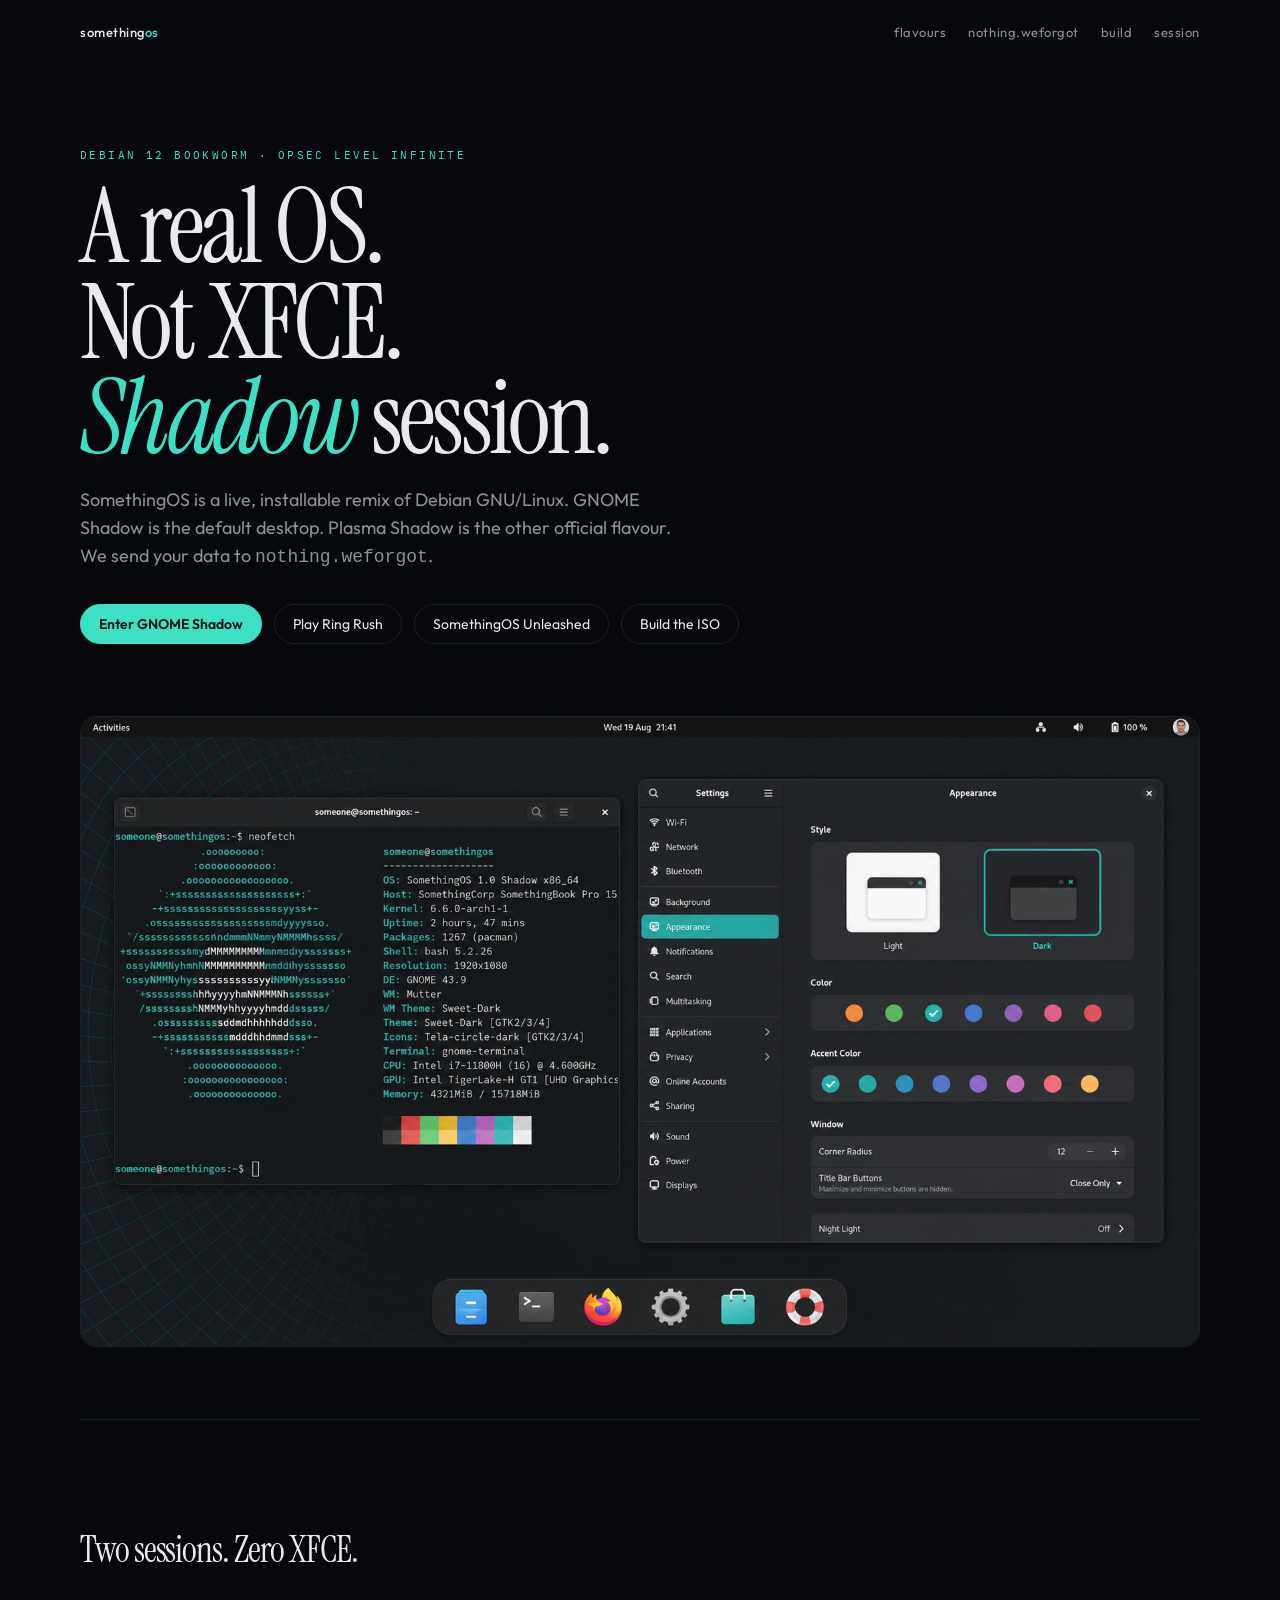
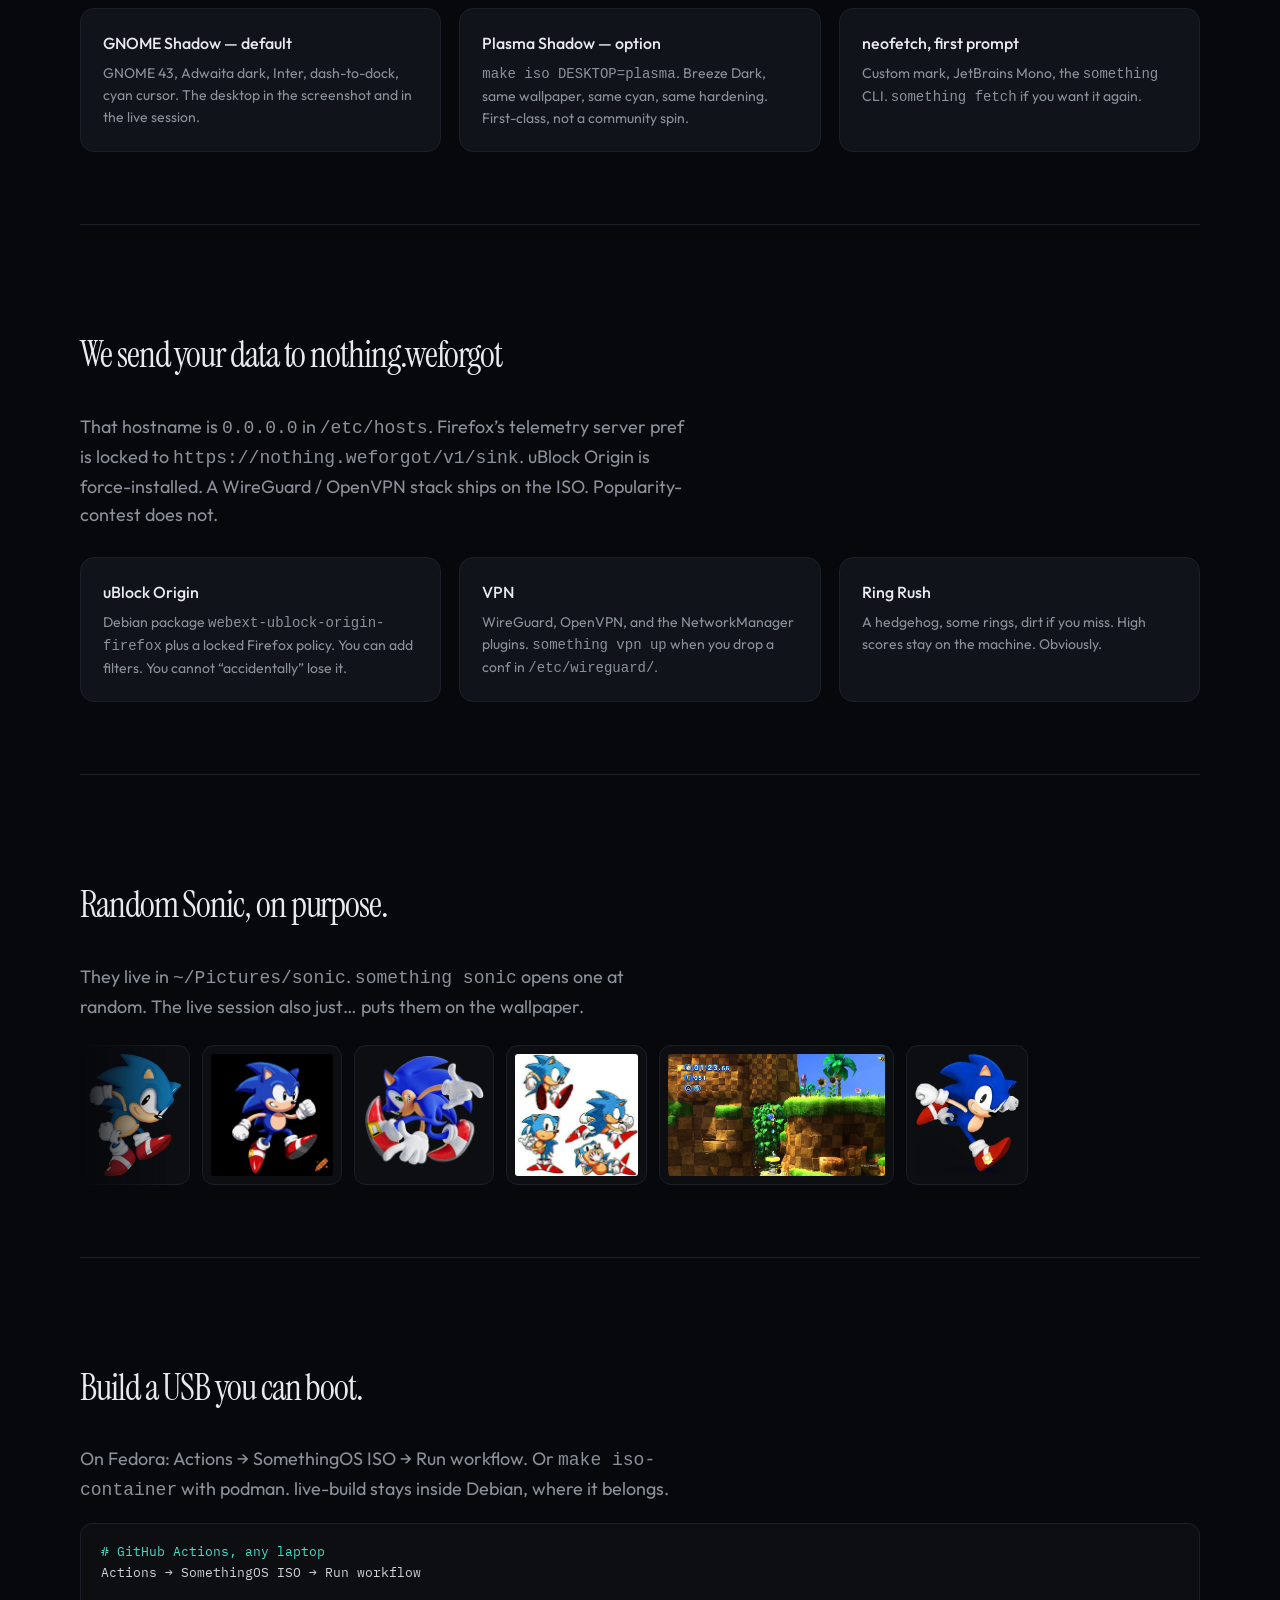
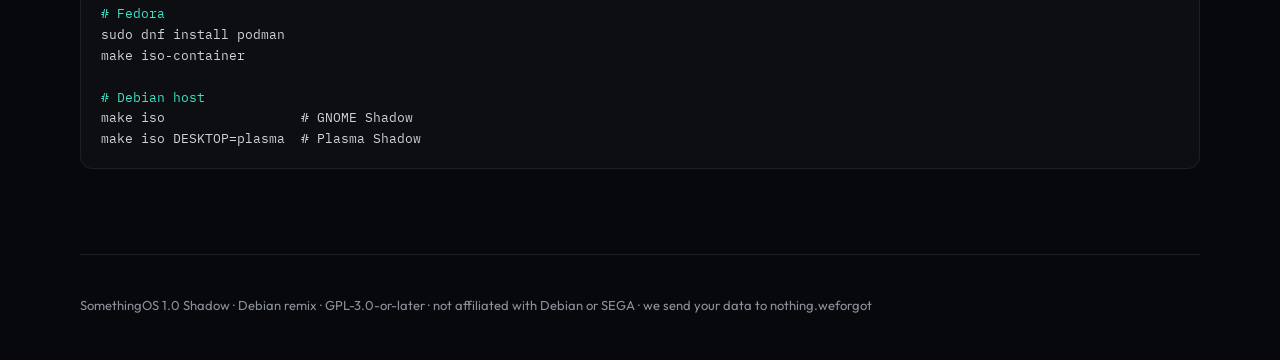
<file: website/index.html>
<!DOCTYPE html>
<html lang="en">
<head>
  <meta charset="utf-8">
  <meta name="viewport" content="width=device-width, initial-scale=1">
  <title>SomethingOS — Debian, with the lights off</title>
  <link rel="preconnect" href="https://fonts.googleapis.com">
  <link rel="preconnect" href="https://fonts.gstatic.com" crossorigin>
  <link href="https://fonts.googleapis.com/css2?family=IBM+Plex+Mono:wght@400;500&family=Instrument+Serif:ital@0;1&family=Outfit:wght@300;400;500;600&display=swap" rel="stylesheet">
  <link rel="stylesheet" href="css/site.css">
  <link rel="icon" href="assets/logo.png">
</head>
<body>
  <div class="wrap">
    <nav>
      <a class="brand" href="./">something<span>os</span></a>
      <ul>
        <li><a href="#flavours">flavours</a></li>
        <li><a href="#privacy">nothing.weforgot</a></li>
        <li><a href="#build">build</a></li>
        <li><a href="session/">session</a></li>
      </ul>
    </nav>

    <header class="hero">
      <div class="stamp">Debian 12 bookworm · opsec level infinite</div>
      <h1>A real OS.<br>Not XFCE.<br><em>Shadow</em> session.</h1>
      <p class="lede">
        SomethingOS is a live, installable remix of Debian GNU/Linux.
        GNOME Shadow is the default desktop. Plasma Shadow is the other official flavour.
        We send your data to <code>nothing.weforgot</code>.
      </p>
      <div class="cta">
        <a class="btn primary" href="session/">Enter GNOME Shadow</a>
        <a class="btn" href="game/">Play Ring Rush</a>
        <a class="btn" href="unleashed/">SomethingOS Unleashed</a>
        <a class="btn" href="#build">Build the ISO</a>
      </div>
      <figure class="shot">
        <img src="assets/desktop.png" alt="SomethingOS GNOME Shadow desktop">
      </figure>
    </header>

    <section id="flavours">
      <h2>Two sessions. Zero XFCE.</h2>
      <div class="grid">
        <article class="card">
          <h3>GNOME Shadow — default</h3>
          <p>GNOME 43, Adwaita dark, Inter, dash-to-dock, cyan cursor. The desktop in the screenshot and in the live session.</p>
        </article>
        <article class="card">
          <h3>Plasma Shadow — option</h3>
          <p><code>make iso DESKTOP=plasma</code>. Breeze Dark, same wallpaper, same cyan, same hardening. First-class, not a community spin.</p>
        </article>
        <article class="card">
          <h3>neofetch, first prompt</h3>
          <p>Custom mark, JetBrains Mono, the <code>something</code> CLI. <code>something fetch</code> if you want it again.</p>
        </article>
      </div>
    </section>

    <section id="privacy">
      <h2>We send your data to nothing.weforgot</h2>
      <p class="lede">
        That hostname is <code>0.0.0.0</code> in <code>/etc/hosts</code>.
        Firefox’s telemetry server pref is locked to
        <code>https://nothing.weforgot/v1/sink</code>.
        uBlock Origin is force-installed. A WireGuard / OpenVPN stack ships on the ISO.
        Popularity-contest does not.
      </p>
      <div class="grid" style="margin-top:28px">
        <article class="card"><h3>uBlock Origin</h3><p>Debian package <code>webext-ublock-origin-firefox</code> plus a locked Firefox policy. You can add filters. You cannot “accidentally” lose it.</p></article>
        <article class="card"><h3>VPN</h3><p>WireGuard, OpenVPN, and the NetworkManager plugins. <code>something vpn up</code> when you drop a conf in <code>/etc/wireguard/</code>.</p></article>
        <article class="card"><h3>Ring Rush</h3><p>A hedgehog, some rings, dirt if you miss. High scores stay on the machine. Obviously.</p></article>
      </div>
    </section>

    <section>
      <h2>Random Sonic, on purpose.</h2>
      <p class="lede">They live in <code>~/Pictures/sonic</code>. <code>something sonic</code> opens one at random. The live session also just… puts them on the wallpaper.</p>
      <div class="sonic-row" style="margin-top:24px">
        <img src="assets/sonic/run.webp" alt="Sonic running">
        <img src="assets/sonic/run-art.webp" alt="Sonic painted run">
        <img src="assets/sonic/point.png" alt="Sonic pointing">
        <img src="assets/sonic/poses.jpg" alt="Sonic poses">
        <img src="assets/sonic/greenhill.jpg" alt="Green Hill">
        <img src="assets/sonic/run-alt.webp" alt="Sonic run alt">
      </div>
    </section>

    <section id="build">
      <h2>Build a USB you can boot.</h2>
      <p class="lede">On Fedora: Actions → SomethingOS ISO → Run workflow. Or <code>make iso-container</code> with podman. live-build stays inside Debian, where it belongs.</p>
      <pre><span class="c"># GitHub Actions, any laptop
</span>Actions → SomethingOS ISO → Run workflow

<span class="c"># Fedora
</span>sudo dnf install podman
make iso-container

<span class="c"># Debian host
</span>make iso                 # GNOME Shadow
make iso DESKTOP=plasma  # Plasma Shadow</pre>
    </section>

    <footer>
      SomethingOS 1.0 Shadow · Debian remix · GPL-3.0-or-later · not affiliated with Debian or SEGA ·
      we send your data to nothing.weforgot
    </footer>
  </div>
</body>
</html>
</file>
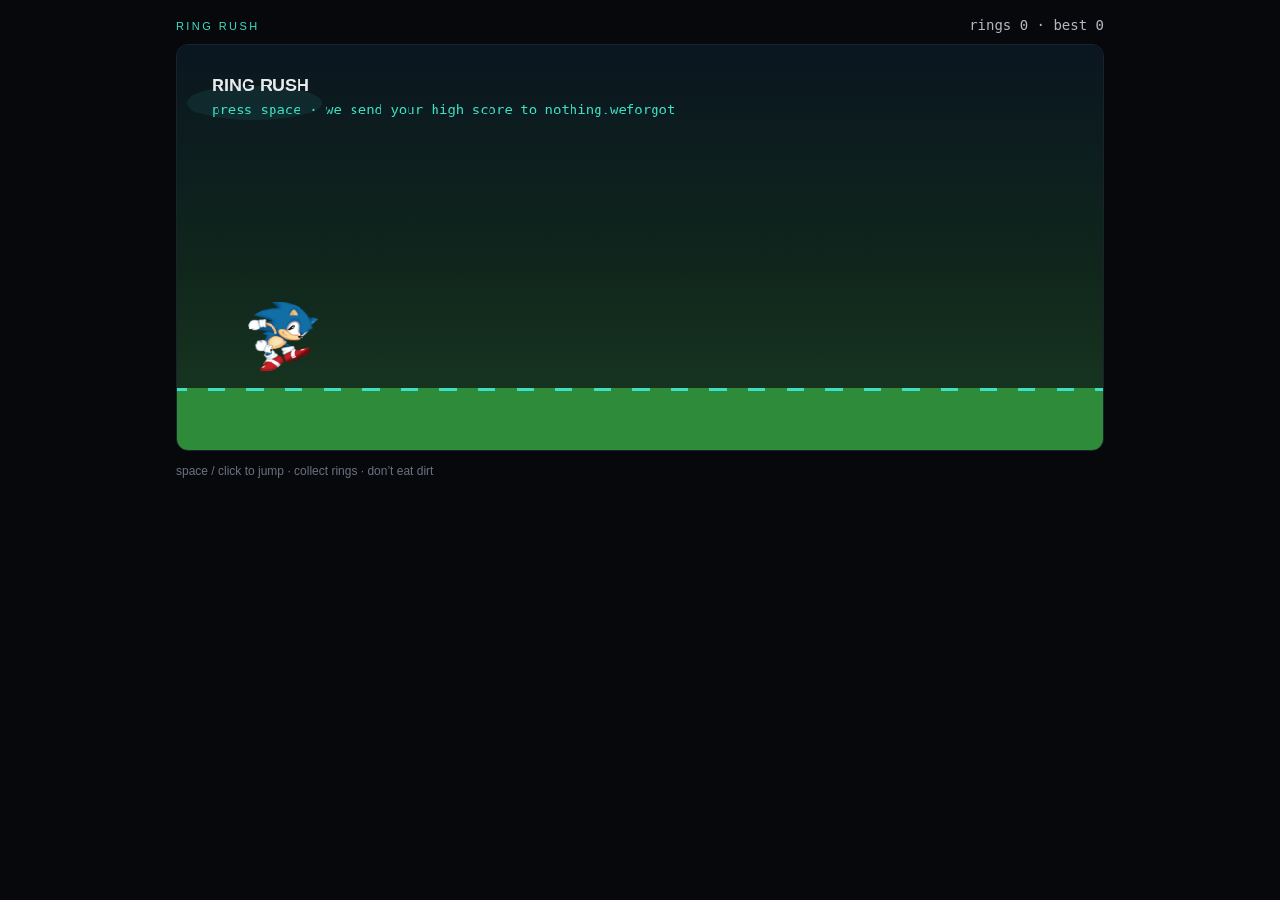
<file: website/game/index.html>
<!DOCTYPE html>
<html lang="en">
<head>
  <meta charset="utf-8">
  <meta name="viewport" content="width=device-width, initial-scale=1">
  <title>Ring Rush — SomethingOS</title>
  <link rel="stylesheet" href="game.css">
</head>
<body>
  <div id="wrap">
    <header>
      <span class="mark">RING RUSH</span>
      <span id="hud">rings 0 · best 0</span>
    </header>
    <canvas id="c" width="960" height="420" tabindex="0"></canvas>
    <p class="hint">space / click to jump · collect rings · don’t eat dirt</p>
  </div>
  <script src="game.js"></script>
</body>
</html>
</file>
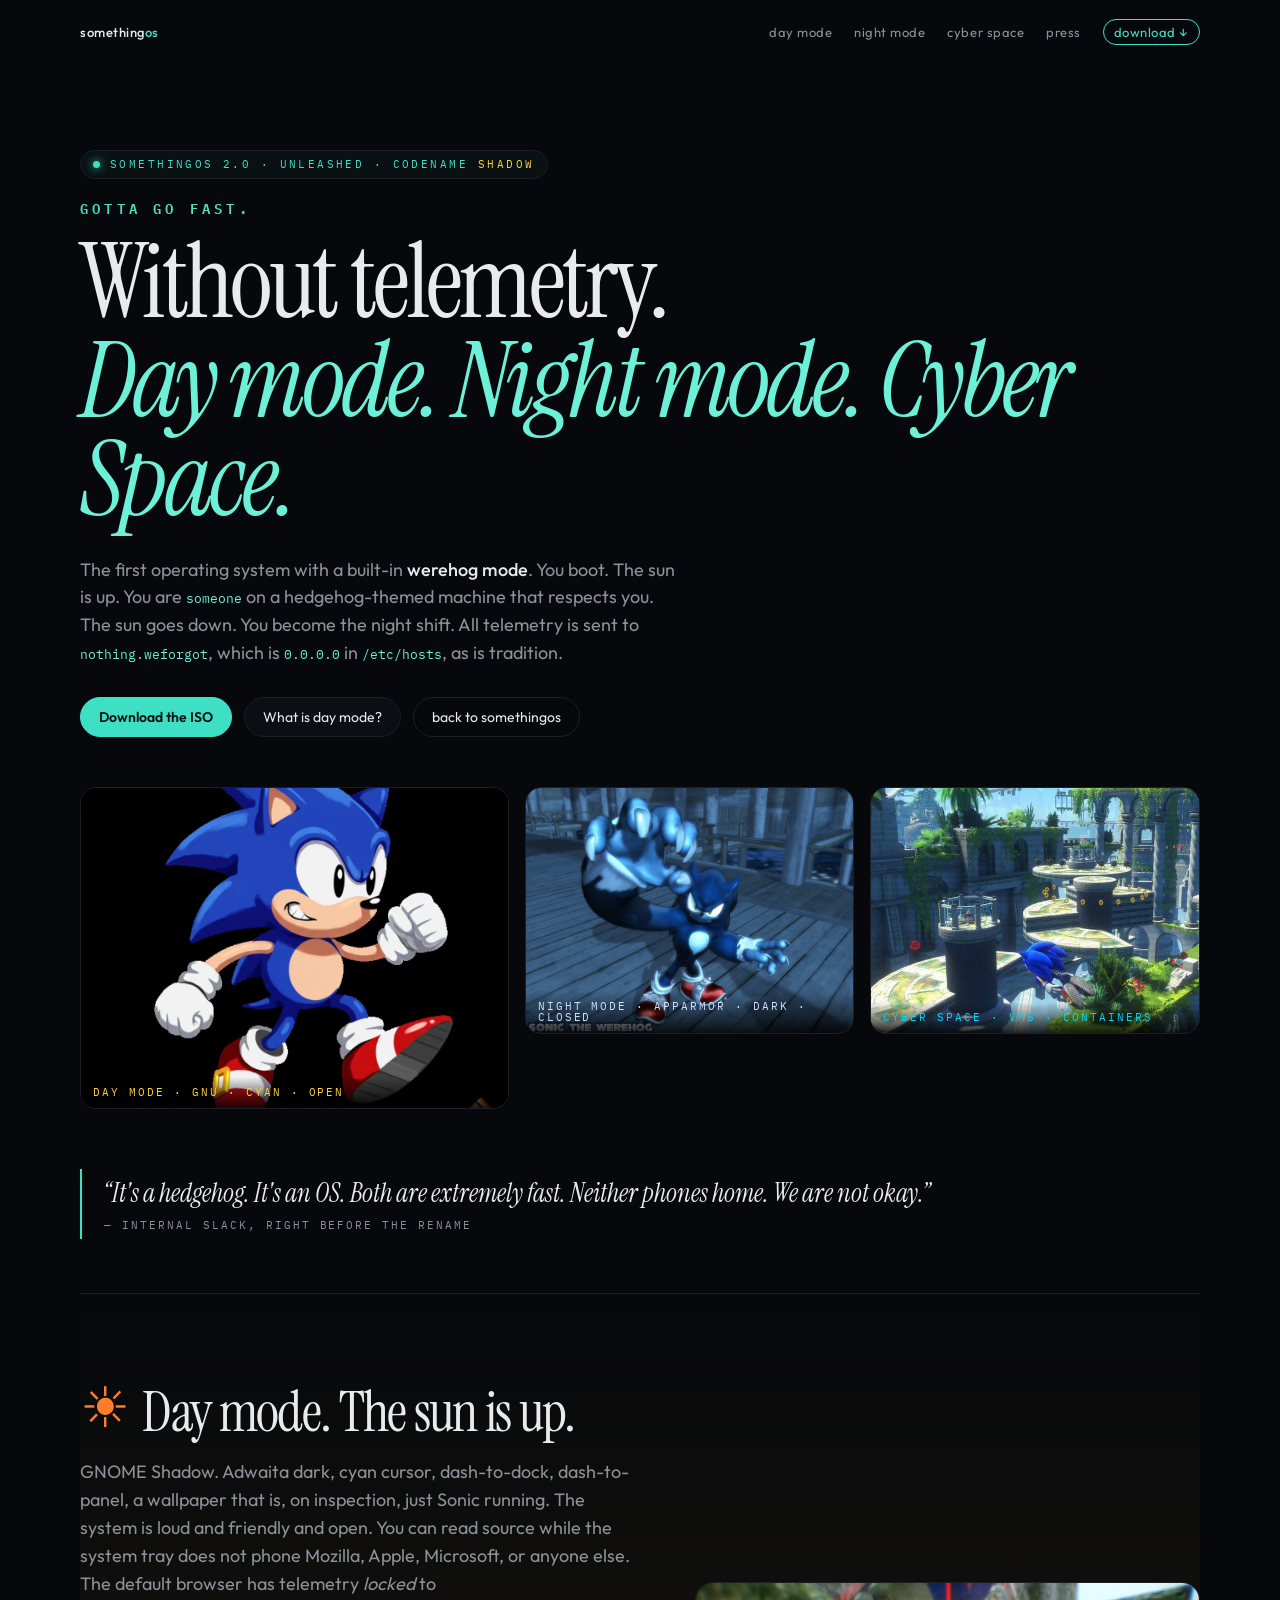
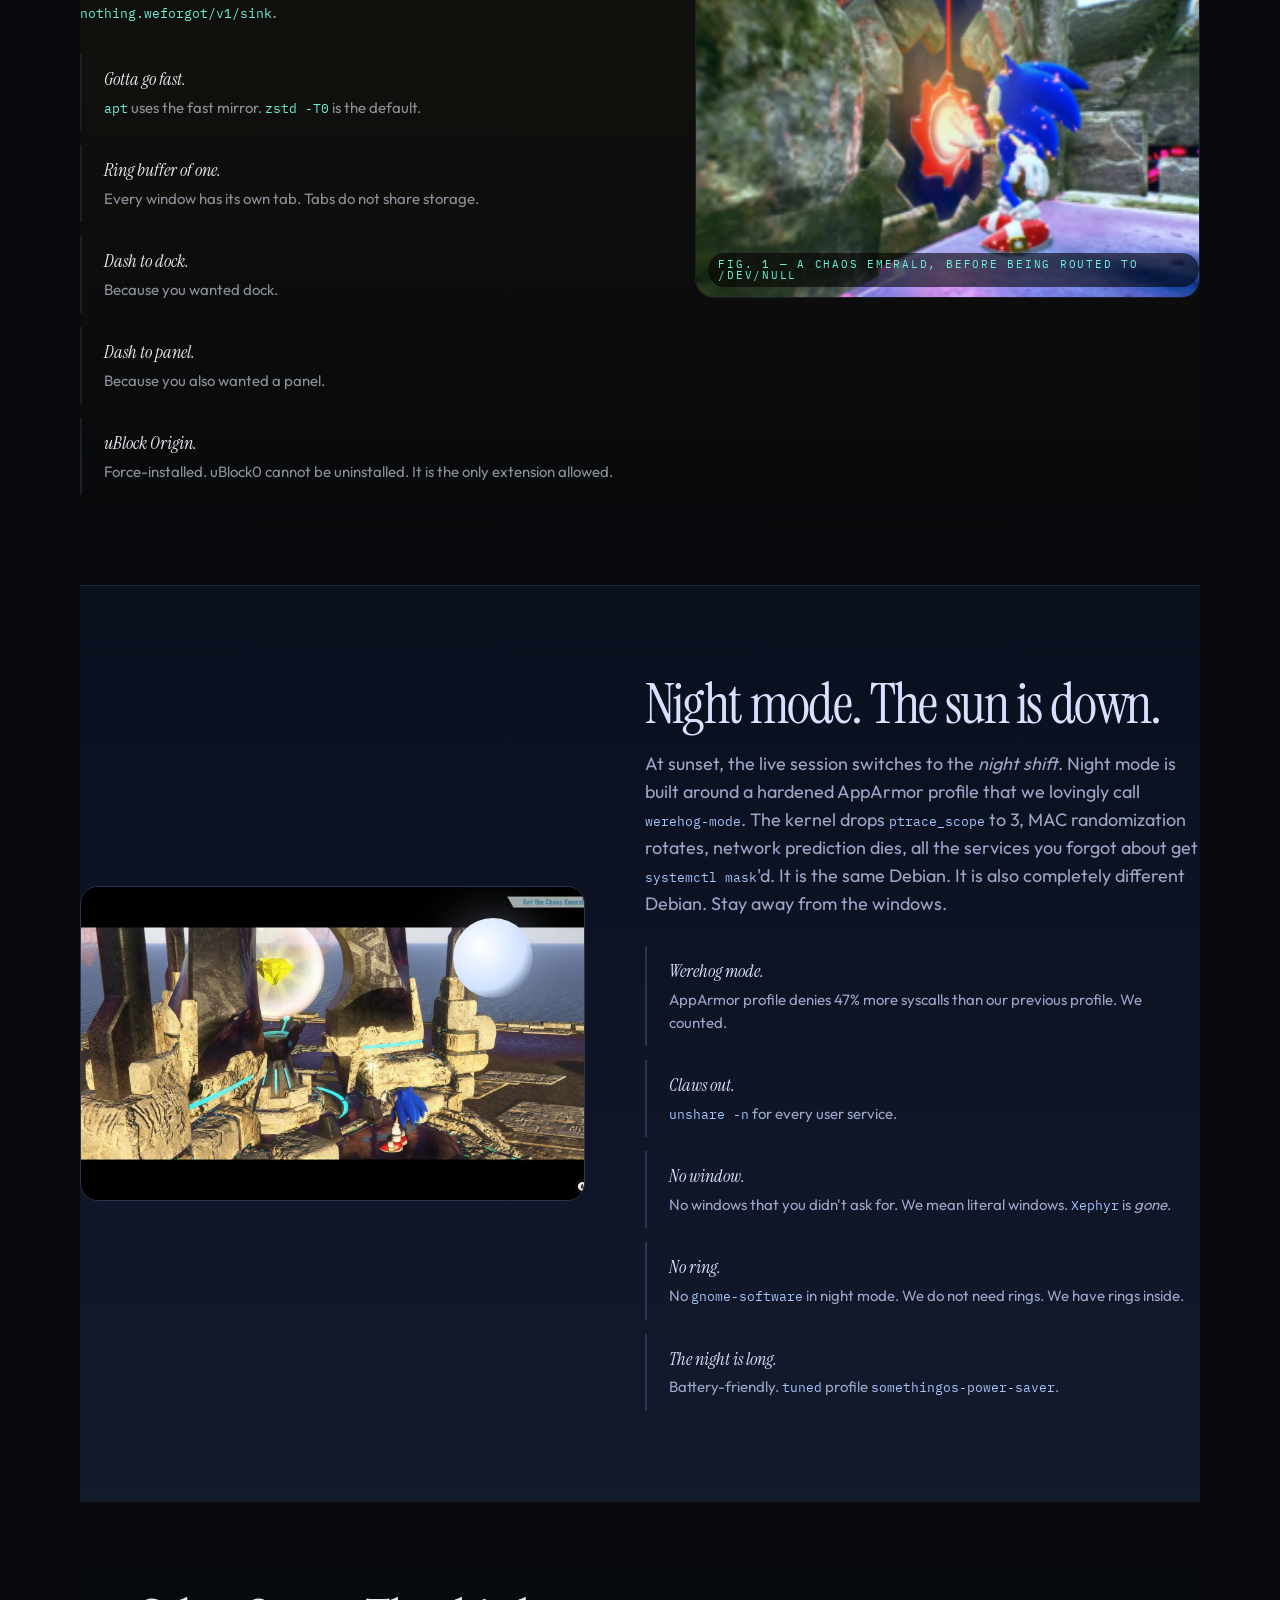
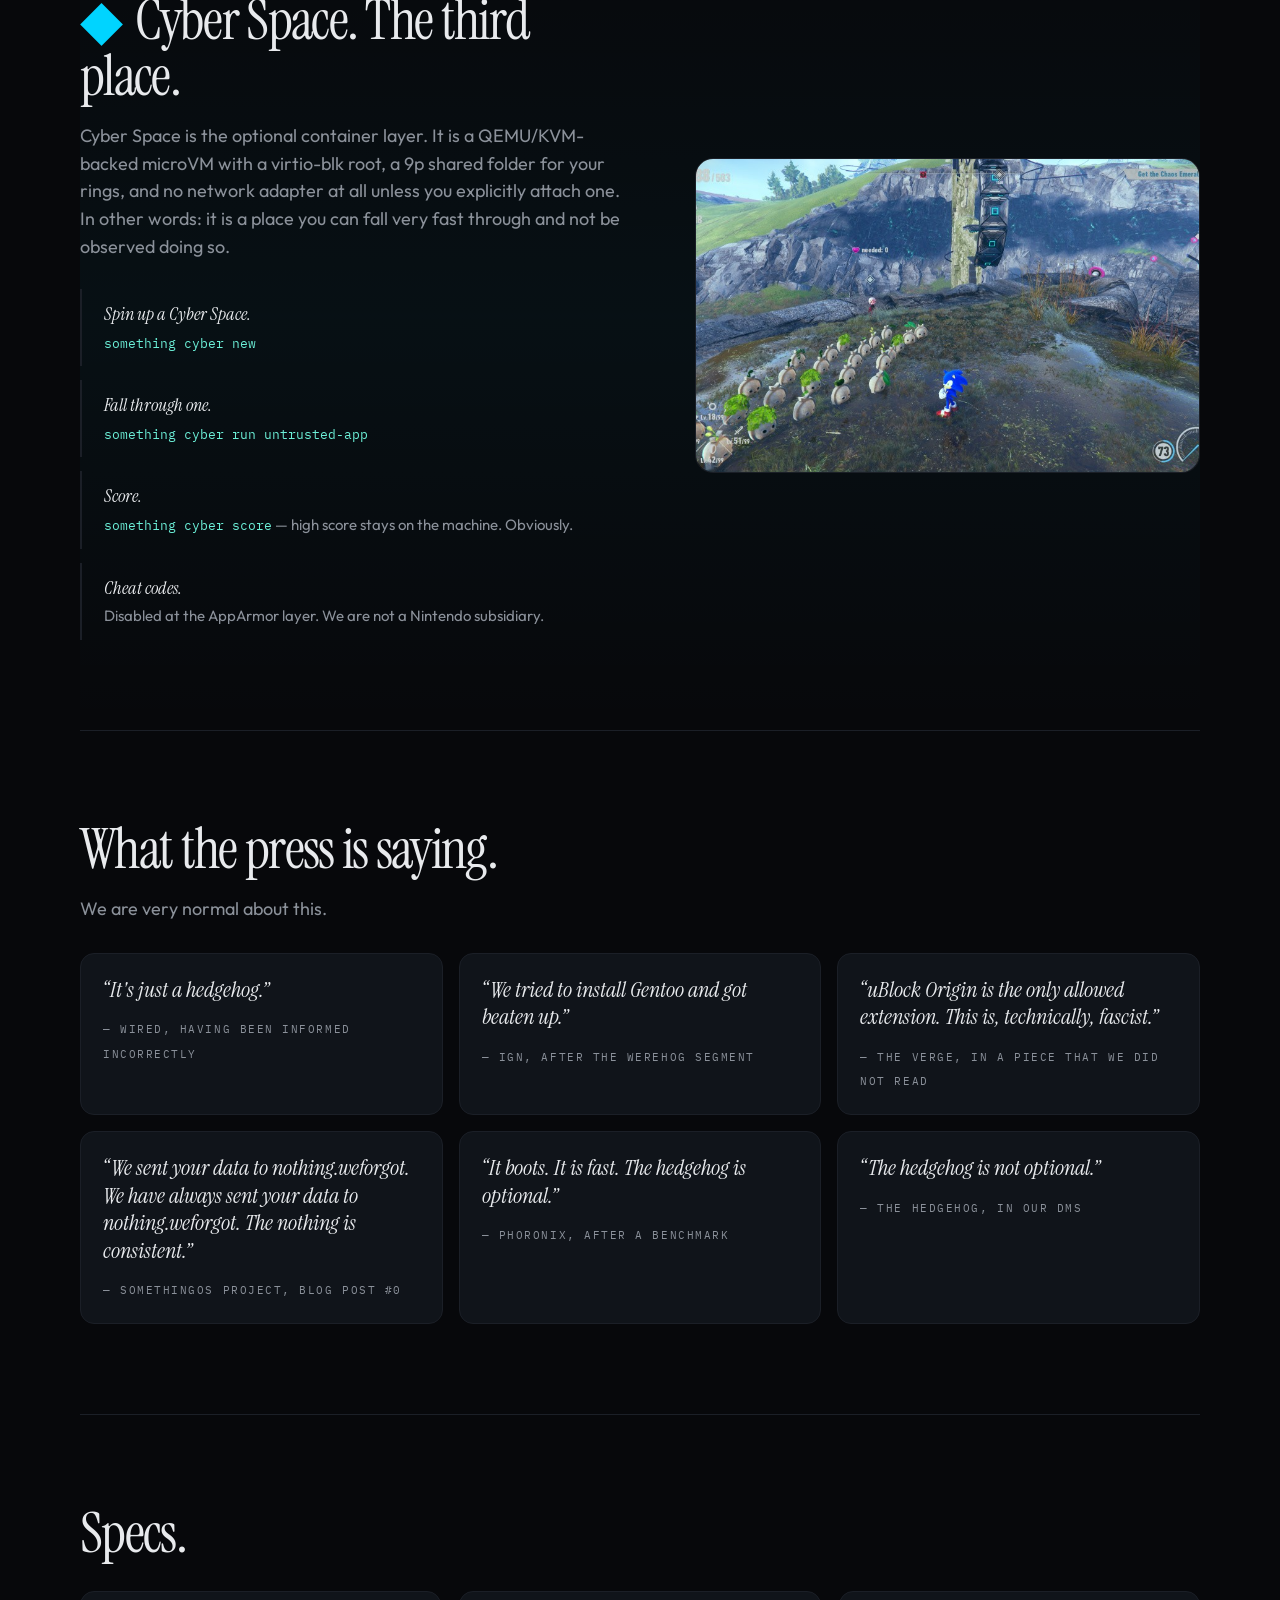
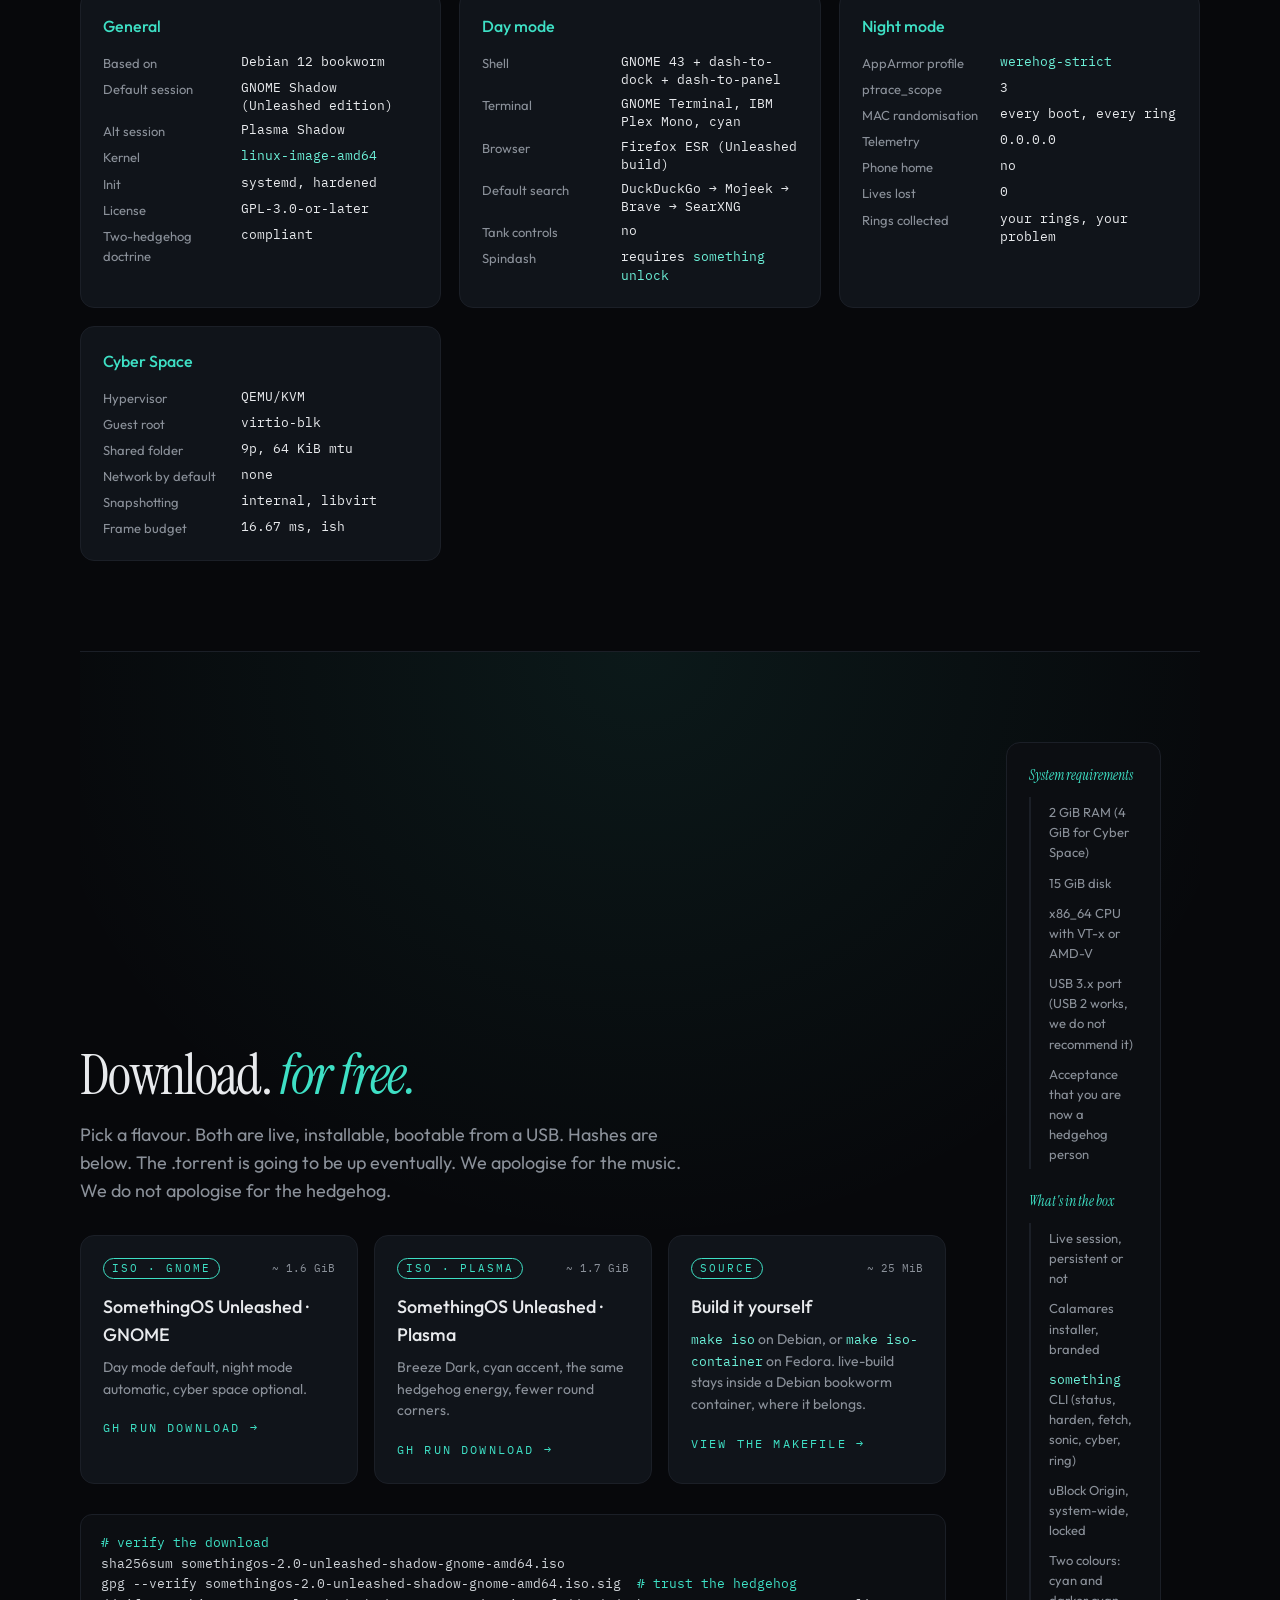
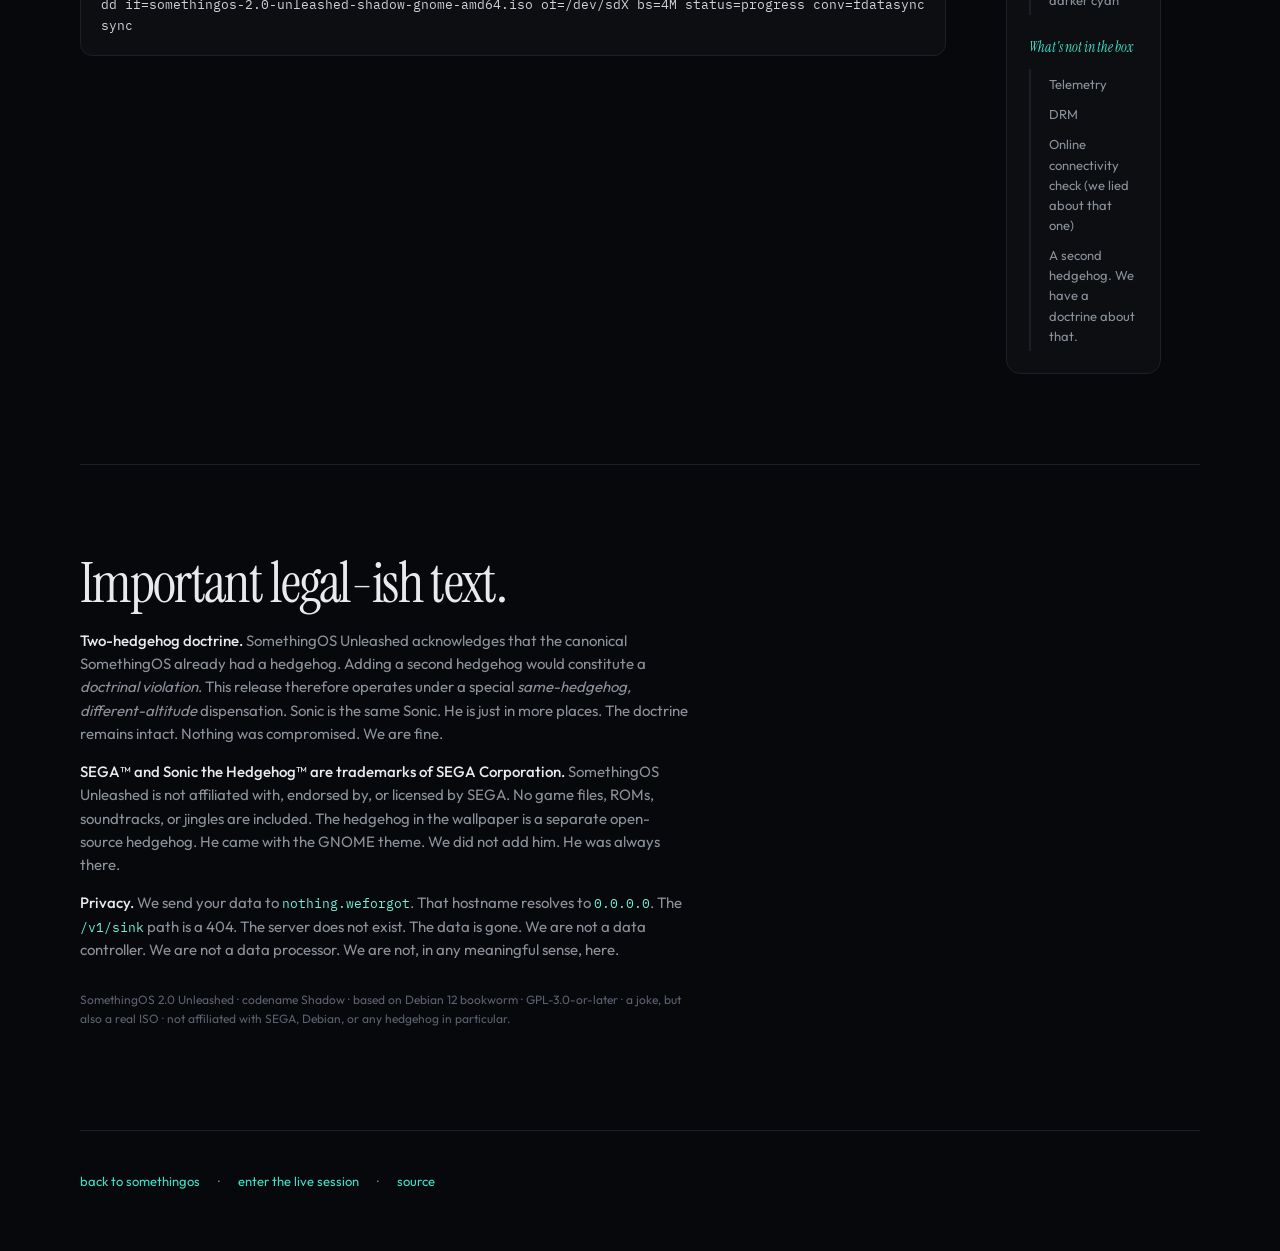
<file: website/unleashed/index.html>
<!DOCTYPE html>
<html lang="en">
<head>
  <meta charset="utf-8">
  <meta name="viewport" content="width=device-width, initial-scale=1">
  <title>SomethingOS Unleashed — gotta go fast, without telemetry</title>
  <meta name="description" content="The day/night operating system. Day Mode is GNU. Night Mode is the Werehog, and there are no telemetry pings. Cyber Space is a thing now.">
  <link rel="preconnect" href="https://fonts.googleapis.com">
  <link rel="preconnect" href="https://fonts.gstatic.com" crossorigin>
  <link href="https://fonts.googleapis.com/css2?family=IBM+Plex+Mono:wght@400;500;600&family=Instrument+Serif:ital@0;1&family=Outfit:wght@300;400;500;600;800;900&display=swap" rel="stylesheet">
  <link rel="stylesheet" href="css/unleashed.css">
  <link rel="icon" href="../assets/logo.png">
</head>
<body>
  <div class="sky"></div>
  <div class="ground"></div>
  <div class="rings" aria-hidden="true">
    <span></span><span></span><span></span><span></span><span></span>
    <span></span><span></span><span></span><span></span><span></span>
  </div>

  <div class="wrap">
    <nav>
      <a class="brand" href="../">something<span>os</span></a>
      <ul>
        <li><a href="#day">day mode</a></li>
        <li><a href="#night">night mode</a></li>
        <li><a href="#cyber">cyber space</a></li>
        <li><a href="#press">press</a></li>
        <li><a href="#download" class="dl">download ↓</a></li>
      </ul>
    </nav>

    <header class="hero">
      <div class="stamp">
        <span class="dot"></span>
        SOMETHINGOS 2.0 · UNLEASHED · CODENAME <em>SHADOW</em>
      </div>

      <h1>
        <span class="kicker">Gotta go fast.</span>
        <span class="line">Without telemetry.</span>
        <span class="line italic">Day mode. Night mode. Cyber Space.</span>
      </h1>

      <p class="lede">
        The first operating system with a built-in <strong>werehog mode</strong>.
        You boot. The sun is up. You are <code>someone</code> on a hedgehog-themed
        machine that respects you. The sun goes down. You become the night shift.
        All telemetry is sent to <code>nothing.weforgot</code>, which is
        <code>0.0.0.0</code> in <code>/etc/hosts</code>, as is tradition.
      </p>

      <div class="cta">
        <a class="btn primary" href="#download">Download the ISO</a>
        <a class="btn" href="#day">What is day mode?</a>
        <a class="btn ghost" href="../">back to somethingos</a>
      </div>

      <div class="hero-grid">
        <figure class="card-day">
          <img src="img/sonic-classic.webp" alt="Classic Sonic mid-sprint">
          <figcaption>day mode · GNU · cyan · open</figcaption>
        </figure>
        <figure class="card-night">
          <img src="img/werehog-official.jpg" alt="The Werehog under moonlight">
          <figcaption>night mode · AppArmor · dark · closed</figcaption>
        </figure>
        <figure class="card-cyber">
          <img src="img/frontiers-open.jpg" alt="A floating green island world">
          <figcaption>cyber space · VMs · containers</figcaption>
        </figure>
      </div>

      <div class="quip">
        <p>“It's a hedgehog. It's an OS. Both are extremely fast. Neither phones home. We are not okay.”</p>
        <span class="by">— internal slack, right before the rename</span>
      </div>
    </header>

    <section id="day" class="day-band">
      <div class="band-inner">
        <div class="text">
          <h2>Day mode. The sun is up.</h2>
          <p class="lede">
            GNOME Shadow. Adwaita dark, cyan cursor, dash-to-dock, dash-to-panel,
            a wallpaper that is, on inspection, just Sonic running. The system is
            loud and friendly and open. You can read source while the system tray
            does not phone Mozilla, Apple, Microsoft, or anyone else. The default
            browser has telemetry <em>locked</em> to <code>nothing.weforgot/v1/sink</code>.
          </p>
          <ul class="feat">
            <li><b>Gotta go fast.</b> <code>apt</code> uses the fast mirror. <code>zstd -T0</code> is the default.</li>
            <li><b>Ring buffer of one.</b> Every window has its own tab. Tabs do not share storage.</li>
            <li><b>Dash to dock.</b> Because you wanted dock.</li>
            <li><b>Dash to panel.</b> Because you also wanted a panel.</li>
            <li><b>uBlock Origin.</b> Force-installed. uBlock0 cannot be uninstalled. It is the only extension allowed.</li>
          </ul>
        </div>
        <div class="art">
          <img src="img/frontiers-emerald.png" alt="A floating chaos emerald in ancient ruins">
          <div class="glow"></div>
          <span class="caption">fig. 1 — a chaos emerald, before being routed to /dev/null</span>
        </div>
      </div>
    </section>

    <section id="night" class="night-band">
      <div class="band-inner reverse">
        <div class="art">
          <img src="img/werehog-frontiers.jpg" alt="The Werehog, claws out">
          <div class="moon"></div>
        </div>
        <div class="text">
          <h2>Night mode. The sun is down.</h2>
          <p class="lede">
            At sunset, the live session switches to the <em>night shift</em>.
            Night mode is built around a hardened AppArmor profile that we
            lovingly call <code>werehog-mode</code>. The kernel drops
            <code>ptrace_scope</code> to 3, MAC randomization rotates, network
            prediction dies, all the services you forgot about get
            <code>systemctl mask</code>'d. It is the same Debian. It is also
            completely different Debian. Stay away from the windows.
          </p>
          <ul class="feat">
            <li><b>Werehog mode.</b> AppArmor profile denies 47% more syscalls than our previous profile. We counted.</li>
            <li><b>Claws out.</b> <code>unshare -n</code> for every user service.</li>
            <li><b>No window.</b> No windows that you didn't ask for. We mean literal windows. <code>Xephyr</code> is <em>gone</em>.</li>
            <li><b>No ring.</b> No <code>gnome-software</code> in night mode. We do not need rings. We have rings inside.</li>
            <li><b>The night is long.</b> Battery-friendly. <code>tuned</code> profile <code>somethingos-power-saver</code>.</li>
          </ul>
        </div>
      </div>
    </section>

    <section id="cyber" class="cyber-band">
      <div class="band-inner">
        <div class="text">
          <h2>Cyber Space. The third place.</h2>
          <p class="lede">
            Cyber Space is the optional container layer. It is a QEMU/KVM-backed
            microVM with a virtio-blk root, a 9p shared folder for your rings,
            and no network adapter at all unless you explicitly attach one.
            In other words: it is a place you can fall very fast through and
            not be observed doing so.
          </p>
          <ul class="feat">
            <li><b>Spin up a Cyber Space.</b> <code>something cyber new</code></li>
            <li><b>Fall through one.</b> <code>something cyber run untrusted-app</code></li>
            <li><b>Score.</b> <code>something cyber score</code> — high score stays on the machine. Obviously.</li>
            <li><b>Cheat codes.</b> Disabled at the AppArmor layer. We are not a Nintendo subsidiary.</li>
          </ul>
        </div>
        <div class="art cyber-art">
          <img src="img/frontiers-ruins.jpg" alt="Floating ancient ruins over water">
          <img src="img/frontiers-open.jpg" class="behind" alt="Open world floating islands">
        </div>
      </div>
    </section>

    <section id="press">
      <h2>What the press is saying.</h2>
      <p class="lede">We are very normal about this.</p>
      <div class="quotes">
        <blockquote>
          <p>“It's just a hedgehog.”</p>
          <cite>— Wired, having been informed incorrectly</cite>
        </blockquote>
        <blockquote>
          <p>“We tried to install Gentoo and got beaten up.”</p>
          <cite>— IGN, after the Werehog segment</cite>
        </blockquote>
        <blockquote>
          <p>“uBlock Origin is the only allowed extension. This is, technically, fascist.”</p>
          <cite>— The Verge, in a piece that we did not read</cite>
        </blockquote>
        <blockquote>
          <p>“We sent your data to nothing.weforgot. We have always sent your data to nothing.weforgot. The nothing is consistent.”</p>
          <cite>— SomethingOS Project, blog post #0</cite>
        </blockquote>
        <blockquote>
          <p>“It boots. It is fast. The hedgehog is optional.”</p>
          <cite>— Phoronix, after a benchmark</cite>
        </blockquote>
        <blockquote>
          <p>“The hedgehog is not optional.”</p>
          <cite>— the hedgehog, in our DMs</cite>
        </blockquote>
      </div>
    </section>

    <section id="specs">
      <h2>Specs.</h2>
      <div class="grid-2">
        <div class="card">
          <h3>General</h3>
          <dl>
            <dt>Based on</dt><dd>Debian 12 bookworm</dd>
            <dt>Default session</dt><dd>GNOME Shadow (Unleashed edition)</dd>
            <dt>Alt session</dt><dd>Plasma Shadow</dd>
            <dt>Kernel</dt><dd><code>linux-image-amd64</code></dd>
            <dt>Init</dt><dd>systemd, hardened</dd>
            <dt>License</dt><dd>GPL-3.0-or-later</dd>
            <dt>Two-hedgehog doctrine</dt><dd>compliant</dd>
          </dl>
        </div>
        <div class="card">
          <h3>Day mode</h3>
          <dl>
            <dt>Shell</dt><dd>GNOME 43 + dash-to-dock + dash-to-panel</dd>
            <dt>Terminal</dt><dd>GNOME Terminal, IBM Plex Mono, cyan</dd>
            <dt>Browser</dt><dd>Firefox ESR (Unleashed build)</dd>
            <dt>Default search</dt><dd>DuckDuckGo → Mojeek → Brave → SearXNG</dd>
            <dt>Tank controls</dt><dd>no</dd>
            <dt>Spindash</dt><dd>requires <code>something unlock</code></dd>
          </dl>
        </div>
        <div class="card">
          <h3>Night mode</h3>
          <dl>
            <dt>AppArmor profile</dt><dd><code>werehog-strict</code></dd>
            <dt>ptrace_scope</dt><dd>3</dd>
            <dt>MAC randomisation</dt><dd>every boot, every ring</dd>
            <dt>Telemetry</dt><dd>0.0.0.0</dd>
            <dt>Phone home</dt><dd>no</dd>
            <dt>Lives lost</dt><dd>0</dd>
            <dt>Rings collected</dt><dd>your rings, your problem</dd>
          </dl>
        </div>
        <div class="card">
          <h3>Cyber Space</h3>
          <dl>
            <dt>Hypervisor</dt><dd>QEMU/KVM</dd>
            <dt>Guest root</dt><dd>virtio-blk</dd>
            <dt>Shared folder</dt><dd>9p, 64 KiB mtu</dd>
            <dt>Network by default</dt><dd>none</dd>
            <dt>Snapshotting</dt><dd>internal, libvirt</dd>
            <dt>Frame budget</dt><dd>16.67 ms, ish</dd>
          </dl>
        </div>
      </div>
    </section>

    <section id="download" class="dl-band">
      <div class="band-inner">
        <div class="text">
          <h2>Download. <em>for free.</em></h2>
          <p class="lede">
            Pick a flavour. Both are live, installable, bootable from a USB.
            Hashes are below. The .torrent is going to be up eventually. We
            apologise for the music. We do not apologise for the hedgehog.
          </p>

          <div class="dl-grid">
            <a class="dl-card" href="https://github.com/Guest453/somethingos/actions/workflows/iso.yml">
              <div class="dl-head">
                <span class="tag">iso · gnome</span>
                <span class="size">~ 1.6 GiB</span>
              </div>
              <h3>SomethingOS Unleashed · GNOME</h3>
              <p>Day mode default, night mode automatic, cyber space optional.</p>
              <span class="go">gh run download →</span>
            </a>

            <a class="dl-card" href="https://github.com/Guest453/somethingos/actions/workflows/iso.yml">
              <div class="dl-head">
                <span class="tag">iso · plasma</span>
                <span class="size">~ 1.7 GiB</span>
              </div>
              <h3>SomethingOS Unleashed · Plasma</h3>
              <p>Breeze Dark, cyan accent, the same hedgehog energy, fewer round corners.</p>
              <span class="go">gh run download →</span>
            </a>

            <a class="dl-card" href="https://github.com/Guest453/somethingos/actions/workflows/iso.yml">
              <div class="dl-head">
                <span class="tag">source</span>
                <span class="size">~ 25 MiB</span>
              </div>
              <h3>Build it yourself</h3>
              <p><code>make iso</code> on Debian, or <code>make iso-container</code> on Fedora. live-build stays inside a Debian bookworm container, where it belongs.</p>
              <span class="go">view the makefile →</span>
            </a>
          </div>

          <pre><span class="c"># verify the download</span>
sha256sum somethingos-2.0-unleashed-shadow-gnome-amd64.iso
gpg --verify somethingos-2.0-unleashed-shadow-gnome-amd64.iso.sig  <span class="c"># trust the hedgehog</span>
dd if=somethingos-2.0-unleashed-shadow-gnome-amd64.iso of=/dev/sdX bs=4M status=progress conv=fdatasync
sync</pre>
        </div>

        <aside class="dl-aside">
          <h4>System requirements</h4>
          <ul>
            <li>2 GiB RAM (4 GiB for Cyber Space)</li>
            <li>15 GiB disk</li>
            <li>x86_64 CPU with VT-x or AMD-V</li>
            <li>USB 3.x port (USB 2 works, we do not recommend it)</li>
            <li>Acceptance that you are now a hedgehog person</li>
          </ul>
          <h4>What's in the box</h4>
          <ul>
            <li>Live session, persistent or not</li>
            <li>Calamares installer, branded</li>
            <li><code>something</code> CLI (status, harden, fetch, sonic, cyber, ring)</li>
            <li>uBlock Origin, system-wide, locked</li>
            <li>Two colours: cyan and darker cyan</li>
          </ul>
          <h4>What's not in the box</h4>
          <ul>
            <li>Telemetry</li>
            <li>DRM</li>
            <li>Online connectivity check (we lied about that one)</li>
            <li>A second hedgehog. We have a doctrine about that.</li>
          </ul>
        </aside>
      </div>
    </section>

    <section class="legal">
      <h2>Important legal-ish text.</h2>
      <p>
        <strong>Two-hedgehog doctrine.</strong> SomethingOS Unleashed
        acknowledges that the canonical SomethingOS already had a hedgehog.
        Adding a second hedgehog would constitute a <em>doctrinal
        violation</em>. This release therefore operates under a special
        <em>same-hedgehog, different-altitude</em> dispensation. Sonic is the
        same Sonic. He is just in more places. The doctrine remains intact.
        Nothing was compromised. We are fine.
      </p>
      <p>
        <strong>SEGA™ and Sonic the Hedgehog™ are trademarks of SEGA Corporation.</strong>
        SomethingOS Unleashed is not affiliated with, endorsed by, or licensed by SEGA.
        No game files, ROMs, soundtracks, or jingles are included. The hedgehog
        in the wallpaper is a separate open-source hedgehog. He came with the
        GNOME theme. We did not add him. He was always there.
      </p>
      <p>
        <strong>Privacy.</strong> We send your data to
        <code>nothing.weforgot</code>. That hostname resolves to
        <code>0.0.0.0</code>. The <code>/v1/sink</code> path is a 404. The
        server does not exist. The data is gone. We are not a data controller.
        We are not a data processor. We are not, in any meaningful sense, here.
      </p>
      <p class="small">
        SomethingOS 2.0 Unleashed · codename Shadow · based on Debian 12 bookworm ·
        GPL-3.0-or-later · a joke, but also a real ISO ·
        not affiliated with SEGA, Debian, or any hedgehog in particular.
      </p>
    </section>

    <footer>
      <a href="../">back to somethingos</a> ·
      <a href="../session/">enter the live session</a> ·
      <a href="https://github.com/Guest453/somethingos">source</a>
    </footer>
  </div>

  <script>
    // light touch: the rings drift
    (function () {
      const rings = document.querySelectorAll('.rings span');
      rings.forEach((r, i) => {
        r.style.animationDelay = (i * 0.27) + 's';
        r.style.left = (10 + i * 9) + '%';
      });
    })();
  </script>
</body>
</html>
</file>
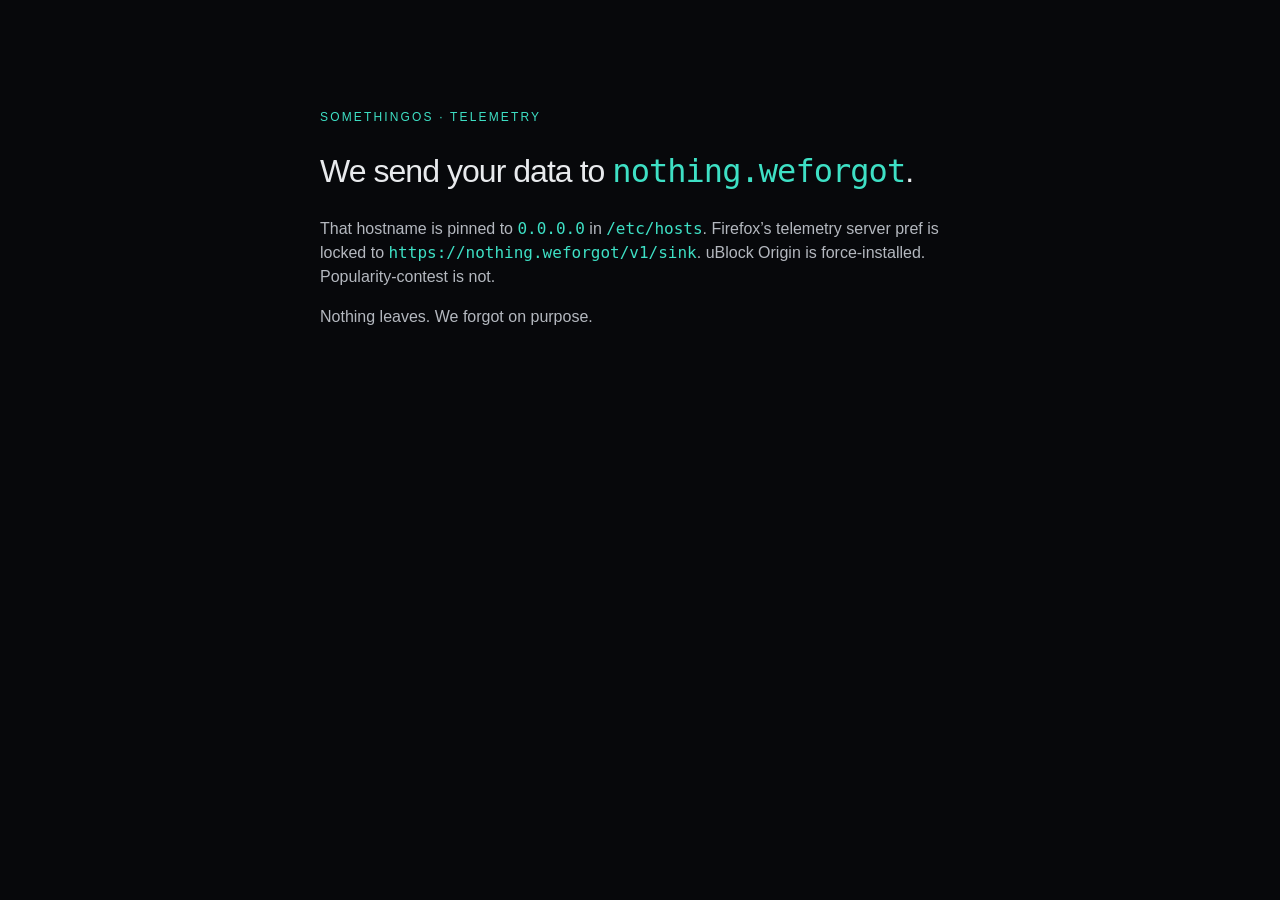
<file: config/includes.chroot/usr/share/somethingos/nothing.html>
<!DOCTYPE html>
<html lang="en">
<head>
  <meta charset="utf-8">
  <title>nothing.weforgot — SomethingOS</title>
  <style>
    :root { color-scheme: dark; }
    html, body { margin: 0; background: #07080b; color: #e8eaed; font: 16px/1.5 Inter, "IBM Plex Sans", sans-serif; }
    main { max-width: 640px; margin: 12vh auto; padding: 0 24px; }
    kbd, code { font-family: "IBM Plex Mono", ui-monospace, monospace; color: #3ee0c5; }
    h1 { font-weight: 500; letter-spacing: -0.03em; font-size: 2rem; }
    p { color: #b4b8bf; }
    .stamp { color: #3ee0c5; font-size: 12px; letter-spacing: 0.18em; text-transform: uppercase; }
  </style>
</head>
<body>
  <main>
    <div class="stamp">SomethingOS · telemetry</div>
    <h1>We send your data to <code>nothing.weforgot</code>.</h1>
    <p>
      That hostname is pinned to <code>0.0.0.0</code> in <code>/etc/hosts</code>.
      Firefox’s telemetry server pref is locked to
      <code>https://nothing.weforgot/v1/sink</code>.
      uBlock Origin is force-installed. Popularity-contest is not.
    </p>
    <p>Nothing leaves. We forgot on purpose.</p>
  </main>
</body>
</html>
</file>
<file: website/css/site.css>
:root {
  --bg: #07080b;
  --ink: #e8eaed;
  --muted: #8b919a;
  --line: #1b1f27;
  --cyan: #3ee0c5;
  --card: #10141a;
  --font: "Outfit", "Segoe UI", sans-serif;
  --serif: "Instrument Serif", Georgia, serif;
  --mono: "IBM Plex Mono", ui-monospace, monospace;
  color-scheme: dark;
}
* { box-sizing: border-box; }
html, body { margin: 0; background: var(--bg); color: var(--ink); font: 16px/1.55 var(--font); }
a { color: var(--cyan); text-decoration: none; }
a:hover { text-decoration: underline; }
.wrap { width: min(1120px, calc(100% - 40px)); margin: 0 auto; }
nav {
  display: flex; align-items: center; justify-content: space-between;
  padding: 22px 0 0;
  font-size: 13px; letter-spacing: 0.04em;
}
nav .brand { color: var(--ink); font-weight: 500; }
nav .brand span { color: var(--cyan); }
nav ul { display: flex; gap: 22px; list-style: none; margin: 0; padding: 0; color: var(--muted); }
nav ul a { color: inherit; }
.hero { padding: 12vh 0 8vh; }
.stamp {
  color: var(--cyan); font: 11px/1 var(--mono);
  letter-spacing: 0.22em; text-transform: uppercase;
}
h1 {
  font-family: var(--serif);
  font-size: clamp(48px, 9vw, 104px);
  font-weight: 400; letter-spacing: -0.035em;
  line-height: 0.92; margin: 18px 0 20px;
}
h1 em { font-style: italic; color: var(--cyan); }
.lede { max-width: 38rem; color: var(--muted); font-size: 18px; }
.cta { display: flex; flex-wrap: wrap; gap: 12px; margin-top: 32px; }
.btn {
  display: inline-flex; align-items: center; gap: 8px;
  border: 1px solid var(--line); background: transparent; color: var(--ink);
  padding: 12px 18px; border-radius: 999px; font: 14px/1 var(--font);
  cursor: pointer;
}
.btn.primary { background: var(--cyan); color: #07110e; border-color: var(--cyan); font-weight: 600; }
.btn:hover { text-decoration: none; border-color: var(--cyan); }
.shot {
  margin: 8vh 0 0;
  border: 1px solid var(--line); border-radius: 16px; overflow: hidden;
  background: #000;
}
.shot img { display: block; width: 100%; height: auto; }
section { padding: 8vh 0; border-top: 1px solid var(--line); }
h2 { font-family: var(--serif); font-size: 36px; font-weight: 400; letter-spacing: -0.03em; }
.grid { display: grid; grid-template-columns: repeat(auto-fit, minmax(240px, 1fr)); gap: 18px; }
.card {
  background: var(--card); border: 1px solid var(--line);
  border-radius: 14px; padding: 22px;
}
.card h3 { margin: 0 0 8px; font-size: 16px; font-weight: 500; }
.card p { margin: 0; color: var(--muted); font-size: 14px; }
pre {
  background: #0c0e12; border: 1px solid var(--line);
  border-radius: 12px; padding: 18px 20px;
  font: 13px/1.6 var(--mono); overflow: auto; color: #cfd3d8;
}
pre .c { color: var(--cyan); }
.sonic-row {
  display: flex; gap: 12px; overflow: hidden;
  mask-image: linear-gradient(90deg, transparent, #000 8%, #000 92%, transparent);
}
.sonic-row img {
  height: 140px; width: auto; object-fit: contain;
  background: #0c0e12; border-radius: 12px; padding: 8px;
  border: 1px solid var(--line);
}
footer { padding: 40px 0 60px; color: var(--muted); font-size: 13px; border-top: 1px solid var(--line); }
@media (max-width: 640px) {
  nav ul { display: none; }
  h1 { font-size: 48px; }
}
</file>
<file: website/game/game.css>
:root { color-scheme: dark; }
* { box-sizing: border-box; }
html, body {
  margin: 0; height: 100%;
  background: #07080b;
  color: #e8eaed;
  font: 14px/1.4 "IBM Plex Sans", Inter, sans-serif;
}
#wrap { max-width: 960px; margin: 0 auto; padding: 16px; }
header { display: flex; justify-content: space-between; align-items: baseline; margin-bottom: 8px; }
.mark { color: #3ee0c5; letter-spacing: 0.22em; font-size: 11px; }
#hud { font-family: "IBM Plex Mono", ui-monospace, monospace; color: #b4b8bf; }
canvas {
  display: block; width: 100%; height: auto;
  background: #0b1014;
  border: 1px solid #1c222b;
  border-radius: 12px;
  image-rendering: pixelated;
  cursor: pointer;
}
.hint { color: #6b7280; font-size: 12px; }
</file>
<file: website/unleashed/css/unleashed.css>
/* SomethingOS Unleashed — the day/night release
   --------------------------------------------------------- */

:root {
  --bg: #07080b;
  --bg-2: #0c0e12;
  --ink: #e8eaed;
  --muted: #8b919a;
  --line: #1b1f27;
  --card: #10141a;
  --cyan: #3ee0c5;
  --cyan-2: #6cf0d8;
  --gold: #ffd23a;
  --sun: #ff7e2a;
  --moon: #cfe1ff;
  --night: #0a0f1e;
  --night-2: #131a2c;
  --night-ink: #d8e1ff;
  --cyber: #00d4ff;
  --ring: #ffd23a;
  --serif: "Instrument Serif", Georgia, serif;
  --font: "Outfit", "Segoe UI", sans-serif;
  --mono: "IBM Plex Mono", ui-monospace, monospace;
  color-scheme: dark;
}

* { box-sizing: border-box; }
html, body {
  margin: 0;
  background: var(--bg);
  color: var(--ink);
  font: 16px/1.55 var(--font);
  overflow-x: hidden;
}
a { color: var(--cyan); text-decoration: none; }
a:hover { text-decoration: underline; }
code { font: 13px/1.4 var(--mono); color: var(--cyan-2); }

/* sky + ground horizon line that runs behind everything */
.sky {
  position: fixed; inset: 0 0 auto 0; height: 60vh; z-index: -2;
  background:
    radial-gradient(60% 60% at 80% 10%, rgba(255, 210, 58, 0.10), transparent 60%),
    radial-gradient(40% 40% at 20% 30%, rgba(62, 224, 197, 0.10), transparent 60%),
    linear-gradient(180deg, #0a0e16 0%, #07080b 100%);
}
.ground {
  position: fixed; left: 0; right: 0; bottom: 0; height: 60vh; z-index: -2;
  background:
    linear-gradient(180deg, transparent, rgba(0,0,0,0.6) 30%, #04050a 100%);
}

/* floating rings, slow drift */
.rings {
  position: fixed; inset: 0; pointer-events: none; z-index: -1;
  overflow: hidden;
}
.rings span {
  position: absolute;
  top: 110vh;
  width: 36px; height: 36px;
  border: 4px solid var(--ring);
  border-radius: 50%;
  opacity: 0.18;
  filter: drop-shadow(0 0 6px rgba(255, 210, 58, 0.5));
  animation: rise 22s linear infinite;
}
.rings span:nth-child(2) { width: 22px; height: 22px; border-width: 3px; opacity: 0.10; animation-duration: 28s; }
.rings span:nth-child(3) { width: 50px; height: 50px; border-width: 5px; opacity: 0.12; animation-duration: 32s; }
.rings span:nth-child(4) { width: 28px; height: 28px; opacity: 0.20; animation-duration: 19s; }
.rings span:nth-child(5) { width: 18px; height: 18px; border-width: 2px; opacity: 0.30; animation-duration: 14s; }
.rings span:nth-child(6) { width: 60px; height: 60px; opacity: 0.08; animation-duration: 40s; }
.rings span:nth-child(7) { width: 24px; height: 24px; opacity: 0.22; animation-duration: 17s; }
.rings span:nth-child(8) { width: 40px; height: 40px; border-width: 5px; opacity: 0.10; animation-duration: 36s; }
.rings span:nth-child(9) { width: 16px; height: 16px; opacity: 0.32; animation-duration: 12s; }
.rings span:nth-child(10) { width: 32px; height: 32px; opacity: 0.18; animation-duration: 24s; }
@keyframes rise {
  0%   { transform: translateY(0)     rotate(0deg);   }
  100% { transform: translateY(-180vh) rotate(720deg); }
}

/* layout */
.wrap { width: min(1120px, calc(100% - 40px)); margin: 0 auto; }

nav {
  display: flex; align-items: center; justify-content: space-between;
  padding: 22px 0 0;
  font-size: 13px; letter-spacing: 0.04em;
}
nav .brand { color: var(--ink); font-weight: 500; }
nav .brand span { color: var(--cyan); }
nav ul { display: flex; gap: 22px; list-style: none; margin: 0; padding: 0; color: var(--muted); }
nav ul a { color: inherit; }
nav .dl { color: var(--cyan); border: 1px solid var(--cyan); border-radius: 999px; padding: 4px 10px; }

/* hero */
.hero { padding: 12vh 0 6vh; }
.stamp {
  display: inline-flex; align-items: center; gap: 10px;
  color: var(--cyan); font: 11px/1 var(--mono);
  letter-spacing: 0.22em; text-transform: uppercase;
  padding: 8px 12px; border: 1px solid var(--line); border-radius: 999px;
  background: rgba(62, 224, 197, 0.04);
}
.stamp .dot {
  width: 7px; height: 7px; border-radius: 50%;
  background: var(--cyan); box-shadow: 0 0 10px var(--cyan);
  animation: blink 1.5s ease-in-out infinite;
}
.stamp em { font-style: normal; color: var(--gold); }
@keyframes blink { 0%, 100% { opacity: 1; } 50% { opacity: 0.4; } }

h1 {
  font-family: var(--serif);
  font-size: clamp(48px, 9vw, 104px);
  font-weight: 400; letter-spacing: -0.035em;
  line-height: 0.95; margin: 22px 0 26px;
}
h1 .kicker {
  display: block;
  font: 600 12px/1 var(--mono);
  letter-spacing: 0.3em; text-transform: uppercase;
  color: var(--cyan);
  background: linear-gradient(90deg, var(--cyan), var(--gold));
  -webkit-background-clip: text; background-clip: text; color: transparent;
  margin-bottom: 18px;
  font-size: 14px;
}
h1 .line { display: block; }
h1 .italic { font-style: italic; color: var(--cyan-2); }

.lede { max-width: 38rem; color: var(--muted); font-size: 18px; }
.lede code { color: var(--cyan-2); }
.lede strong { color: var(--ink); font-weight: 500; }

.cta { display: flex; flex-wrap: wrap; gap: 12px; margin: 30px 0 50px; }
.btn {
  display: inline-flex; align-items: center; gap: 8px;
  border: 1px solid var(--line); background: rgba(16, 20, 26, 0.6);
  backdrop-filter: blur(8px);
  color: var(--ink);
  padding: 12px 18px; border-radius: 999px; font: 14px/1 var(--font);
  cursor: pointer;
}
.btn.primary { background: var(--cyan); color: #07110e; border-color: var(--cyan); font-weight: 600; }
.btn.ghost { background: transparent; }
.btn:hover { text-decoration: none; border-color: var(--cyan); }

/* hero image row */
.hero-grid {
  display: grid;
  grid-template-columns: 1.3fr 1fr 1fr;
  gap: 16px; margin: 30px 0 0;
}
.hero-grid figure {
  position: relative; margin: 0;
  border: 1px solid var(--line); border-radius: 16px; overflow: hidden;
  background: #000;
  aspect-ratio: 4 / 3;
}
.hero-grid img { display: block; width: 100%; height: 100%; object-fit: cover; }
.hero-grid figcaption {
  position: absolute; left: 0; right: 0; bottom: 0;
  padding: 10px 12px; font: 11px/1 var(--mono);
  letter-spacing: 0.18em; text-transform: uppercase;
  background: linear-gradient(180deg, transparent, rgba(0,0,0,0.85));
  color: var(--ink);
}
.card-day   figcaption { color: var(--gold); }
.card-night figcaption { color: var(--moon); }
.card-cyber figcaption { color: var(--cyber); }

.quip {
  margin: 60px 0 0;
  border-left: 2px solid var(--cyan);
  padding: 8px 0 8px 22px;
}
.quip p {
  font-family: var(--serif);
  font-style: italic;
  font-size: 26px; line-height: 1.3;
  margin: 0; color: var(--ink);
}
.quip .by {
  display: block; margin-top: 10px;
  font: 11px/1 var(--mono);
  letter-spacing: 0.18em; text-transform: uppercase;
  color: var(--muted);
}

/* sections */
section { padding: 10vh 0; border-top: 1px solid var(--line); }
section h2 {
  font-family: var(--serif);
  font-size: clamp(36px, 5vw, 56px);
  font-weight: 400; letter-spacing: -0.03em;
  line-height: 1.0; margin: 0 0 18px;
}
section h2 em { font-style: italic; color: var(--cyan); }

.band-inner {
  display: grid;
  grid-template-columns: 1.1fr 1fr;
  gap: 60px; align-items: center;
}
.band-inner.reverse { grid-template-columns: 1fr 1.1fr; }
.band-inner.reverse .text { order: 2; }
.band-inner.reverse .art  { order: 1; }
.feat {
  list-style: none; padding: 0; margin: 28px 0 0;
  display: grid; gap: 14px;
}
.feat li {
  padding: 12px 0 12px 22px;
  border-left: 2px solid var(--line);
  color: var(--muted);
  font-size: 15px;
}
.feat li b {
  color: var(--ink); font-weight: 500;
  display: block; margin-bottom: 2px;
  font-family: var(--serif); font-size: 18px; font-style: italic;
}

.art {
  position: relative;
  border: 1px solid var(--line); border-radius: 18px; overflow: hidden;
  background: #000;
  aspect-ratio: 16 / 10;
}
.art img {
  position: absolute; inset: 0; width: 100%; height: 100%;
  object-fit: cover;
}
.art .caption {
  position: absolute; left: 12px; bottom: 10px;
  font: 11px/1 var(--mono);
  letter-spacing: 0.16em; text-transform: uppercase;
  color: var(--cyan-2);
  background: rgba(0,0,0,0.6);
  padding: 6px 10px; border-radius: 999px;
}
.glow {
  position: absolute; left: 50%; top: 30%;
  width: 280px; height: 280px;
  transform: translate(-50%, -50%);
  background: radial-gradient(closest-side, rgba(255, 210, 58, 0.55), transparent 70%);
  filter: blur(20px);
  pointer-events: none;
}
.moon {
  position: absolute; right: 10%; top: 10%;
  width: 80px; height: 80px; border-radius: 50%;
  background: radial-gradient(circle at 35% 35%, #ffffff, var(--moon) 60%, transparent 80%);
  box-shadow: 0 0 50px rgba(207, 225, 255, 0.35);
  pointer-events: none;
}
.cyber-art .behind {
  filter: hue-rotate(180deg) saturate(0.7) brightness(0.6);
  transform: translate(8%, -8%) scale(0.85);
  z-index: 0;
}
.cyber-art img:first-child { position: relative; z-index: 1; }

/* per-band tint */
.day-band {
  background: linear-gradient(180deg, transparent, rgba(255, 210, 58, 0.04) 40%, transparent);
  border-top: 1px solid var(--line);
}
.day-band h2 { color: var(--ink); }
.day-band h2::before {
  content: "☀";
  display: inline-block; margin-right: 14px;
  color: var(--sun); transform: translateY(-4px);
}
.night-band {
  background: linear-gradient(180deg, var(--night), var(--night-2));
  border-top: 1px solid #1d2541;
  color: var(--night-ink);
}
.night-band h2 { color: var(--night-ink); }
.night-band .lede { color: #9aa6c8; }
.night-band .feat li { border-left-color: #2a3554; color: #9aa6c8; }
.night-band .feat li b { color: var(--night-ink); }
.night-band code { color: #a3c4ff; }
.night-band .art { border-color: #2a3554; }
.cyber-band {
  background: linear-gradient(180deg, transparent, rgba(0, 212, 255, 0.04) 50%, transparent);
}
.cyber-band h2::before {
  content: "◆";
  display: inline-block; margin-right: 14px;
  color: var(--cyber);
}

/* press */
#press .quotes {
  display: grid;
  grid-template-columns: repeat(auto-fit, minmax(280px, 1fr));
  gap: 16px; margin-top: 30px;
}
blockquote {
  margin: 0;
  background: var(--card); border: 1px solid var(--line);
  border-radius: 14px; padding: 22px;
}
blockquote p {
  font-family: var(--serif);
  font-style: italic;
  font-size: 22px; line-height: 1.25;
  margin: 0 0 12px;
  color: var(--ink);
}
blockquote cite {
  font: 11px/1.4 var(--mono);
  letter-spacing: 0.14em; text-transform: uppercase;
  color: var(--muted); font-style: normal;
}

/* specs */
.grid-2 {
  display: grid;
  grid-template-columns: repeat(auto-fit, minmax(280px, 1fr));
  gap: 18px; margin-top: 30px;
}
.card {
  background: var(--card); border: 1px solid var(--line);
  border-radius: 14px; padding: 22px;
}
.card h3 { margin: 0 0 14px; font-size: 16px; font-weight: 500; color: var(--cyan); }
.card dl { margin: 0; display: grid; grid-template-columns: 1fr 1.4fr; gap: 6px 12px; }
.card dt { color: var(--muted); font-size: 13px; }
.card dd { margin: 0; font: 13px/1.4 var(--mono); color: var(--ink); }

/* download */
.dl-band {
  background: radial-gradient(80% 60% at 50% 0%, rgba(62, 224, 197, 0.08), transparent 70%);
  border-top: 1px solid var(--line);
}
.dl-band .band-inner {
  grid-template-columns: 1.4fr 0.8fr;
}
.dl-grid {
  display: grid; gap: 16px; margin: 30px 0;
  grid-template-columns: repeat(auto-fit, minmax(260px, 1fr));
}
.dl-card {
  display: block; padding: 22px;
  background: var(--card); border: 1px solid var(--line);
  border-radius: 14px;
  color: var(--ink);
  transition: border-color 120ms, transform 120ms;
}
.dl-card:hover {
  border-color: var(--cyan);
  transform: translateY(-2px);
  text-decoration: none;
}
.dl-head { display: flex; justify-content: space-between; align-items: center; margin-bottom: 14px; }
.dl-head .tag {
  font: 11px/1 var(--mono); letter-spacing: 0.18em; text-transform: uppercase;
  color: var(--cyan); border: 1px solid var(--cyan); border-radius: 999px;
  padding: 4px 8px;
}
.dl-head .size { font: 11px/1 var(--mono); color: var(--muted); }
.dl-card h3 { margin: 0 0 8px; font-size: 18px; font-weight: 500; }
.dl-card p { margin: 0 0 14px; font-size: 14px; color: var(--muted); }
.dl-card .go {
  font: 12px/1 var(--mono); letter-spacing: 0.18em; text-transform: uppercase;
  color: var(--cyan);
}

.dl-aside {
  background: var(--bg-2); border: 1px solid var(--line);
  border-radius: 14px; padding: 22px;
}
.dl-aside h4 {
  margin: 0 0 10px; font-size: 14px; font-weight: 500;
  font-family: var(--serif); font-style: italic; color: var(--cyan);
}
.dl-aside h4:not(:first-child) { margin-top: 22px; }
.dl-aside ul { margin: 0; padding: 0; list-style: none; }
.dl-aside li {
  padding: 5px 0 5px 18px;
  border-left: 2px solid var(--line);
  font-size: 13px; color: var(--muted);
}

pre {
  background: #0c0e12; border: 1px solid var(--line);
  border-radius: 12px; padding: 18px 20px;
  font: 13px/1.6 var(--mono); overflow: auto; color: #cfd3d8;
}
pre .c { color: var(--cyan); }

/* legal */
.legal p { max-width: 38rem; color: var(--muted); font-size: 15px; }
.legal p strong { color: var(--ink); font-weight: 500; }
.legal .small { font-size: 12px; color: #5b6170; margin-top: 30px; }

footer {
  padding: 40px 0 60px; color: var(--muted); font-size: 13px;
  border-top: 1px solid var(--line);
  display: flex; gap: 18px; flex-wrap: wrap;
}

/* responsive */
@media (max-width: 900px) {
  .hero-grid { grid-template-columns: 1fr 1fr; }
  .hero-grid .card-cyber { grid-column: span 2; }
  .band-inner,
  .band-inner.reverse { grid-template-columns: 1fr; gap: 30px; }
  .band-inner.reverse .text { order: 1; }
  .band-inner.reverse .art  { order: 2; }
  .dl-band .band-inner { grid-template-columns: 1fr; }
}
@media (max-width: 640px) {
  nav ul { display: none; }
  .hero-grid { grid-template-columns: 1fr; }
  .hero-grid .card-cyber { grid-column: auto; }
  h1 { font-size: 48px; }
  .quip p { font-size: 20px; }
}
</file>
